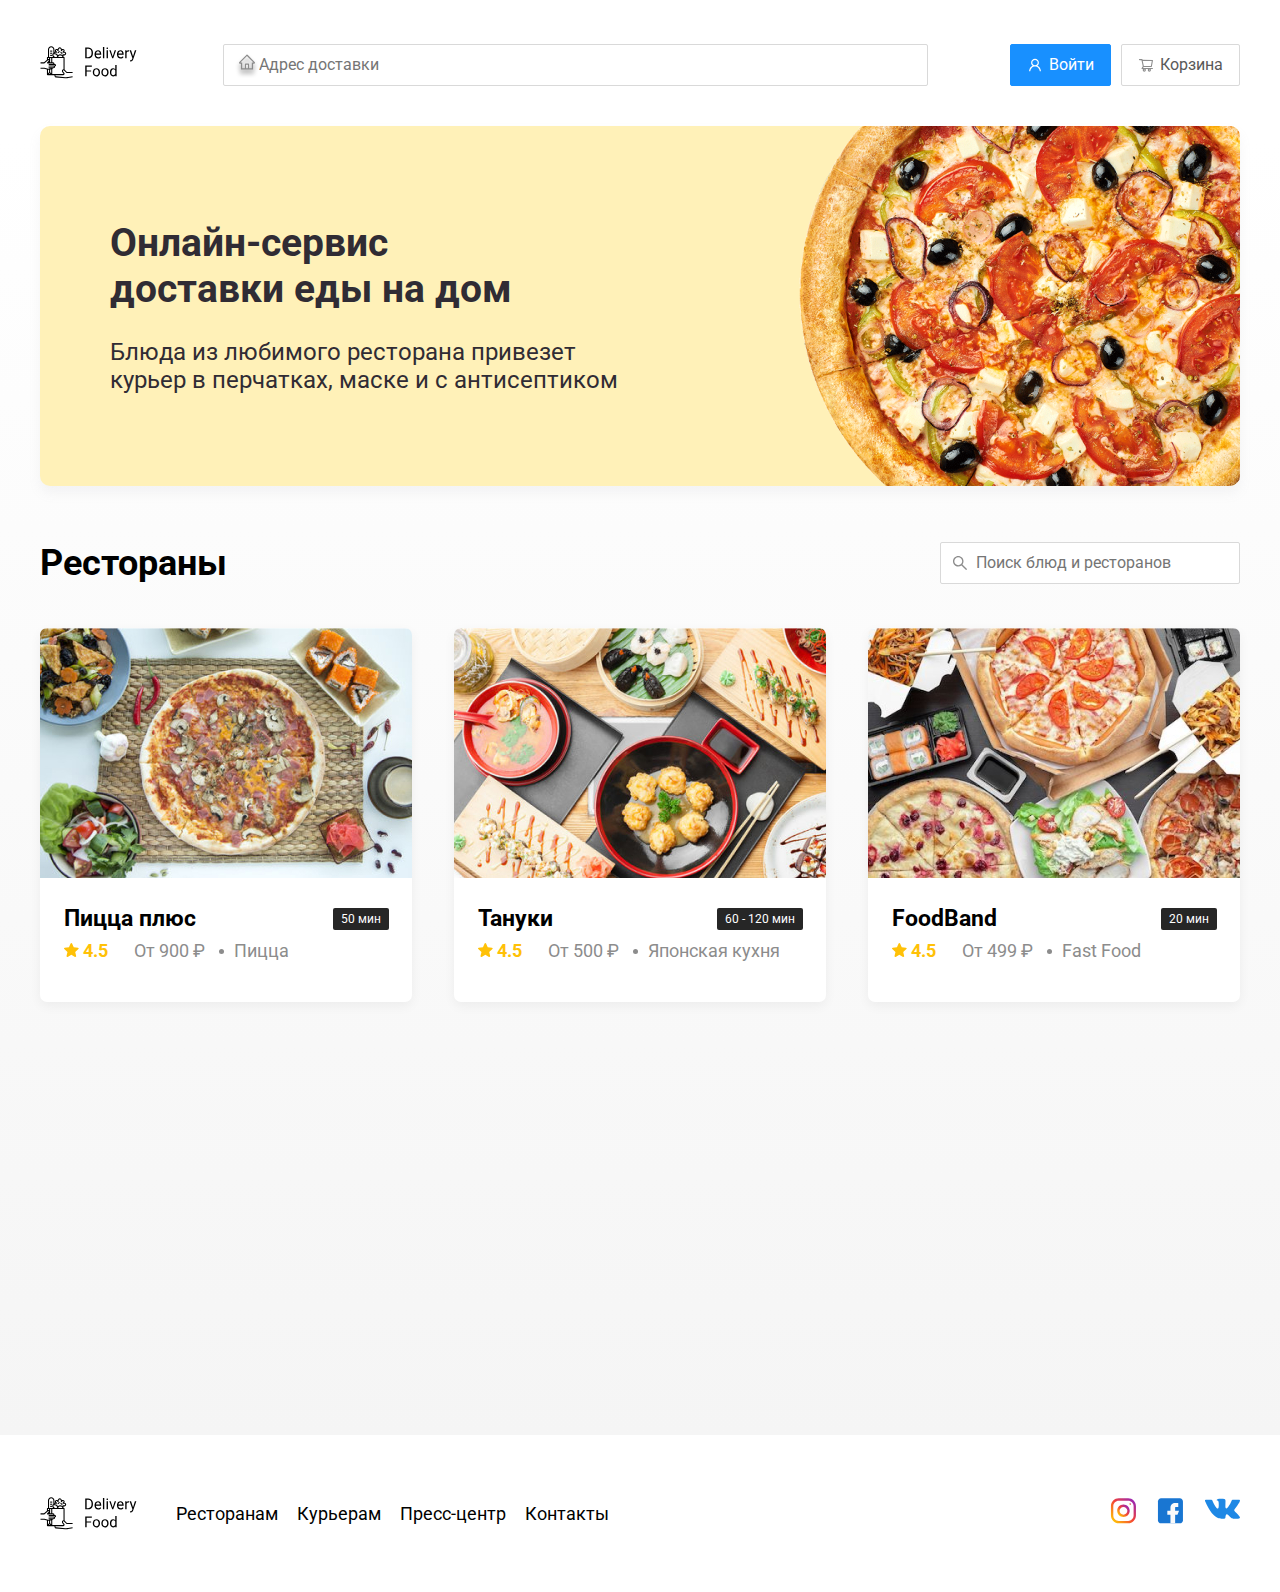
<file: index.html>
<!DOCTYPE html>
<html lang="ru">
<head>
  <meta charset="UTF-8">
  <meta name="viewport" content="width=device-width, initial-scale=1.0">
  <title>Dilivery Food - дооставка еды на дом</title>
  <link href="https://fonts.googleapis.com/css2?family=Roboto:wght@400;700&display=swap" rel="stylesheet">
  <link rel="stylesheet" href="https://cdnjs.cloudflare.com/ajax/libs/animate.css/3.4.0/animate.min.css">
  <link rel="stylesheet" href="css/normalize.css">
  <link rel="stylesheet" href="css/style.css">
  <script src="https://cdnjs.cloudflare.com/ajax/libs/wow/1.1.2/wow.min.js">
  </script>
</head>
<body>
  <div class="container">
    <!-- Шапка сайта -->
    <header class="header">
      <!-- Логотип -->
      <a href="index.html" class="logo animated bounce">
        <img src="img/logo.svg" alt="Logo">
      </a>

      <!-- Поле адрес доставки -->
      <input type="text" class="input input-address" placeholder="Адрес доставки">

      <!-- Кнопки -->
      <div class="buttons">
        <button class="button button-primary">
          <img class="button-icon" src="img/user.svg" alt="user">
          <span class="button-text">Войти</span>
        </button>
        <button class="button">
          <img class="button-icon" src="img/shopping-cart.svg" alt="shopping cart">
          <span class="button-text">Корзина</span>
        </button>
      </div>
    </header>
    <!--/шапка сайта -->
  </div>
  <!-- /.container -->

  <main class="main">
    <div class="container">
      <!-- блок промо -->
      <section class="promo">
        <h1 class="promo-title wow fadeInLeft">Онлайн-сервис <br>доставки еды на дом</h1>
        <p class="promo-text wow fadeInLeft">Блюда из любимого ресторана привезет курьер в перчатках, маске и с антисептиком</p>
        <img src="img/pizza.png" alt="pizza" class="promo-img">
      </section>
      <!-- /блок промо -->

      <!-- рестараны -->
      <section class="restaurants">
        <div class="section-heading">
          <h2 class="section-title">Рестораны</h2>
          <input type="text" class="input input-search" placeholder="Поиск блюд и ресторанов">
        </div>

        <!-- блок ресторанов -->
        <div class="cards">
          <a href="restaurant.html" class="card wow fadeInUp" data-wow-delay="0.2s">
            <img class="card-image" src="img/pizza-image.jpg" alt="Пицца плюс">
            <div class="card-text">
              <div class="card-heading">
                <h3 class="card-title">Пицца плюс</h3>
                <span class="card-tag tag">50 мин</span>
              </div>
              <!-- /.card-heading -->
              <div class="card-info">
                <div class="rating">
                  <img src="img/star.svg" alt="rating">
                  4.5
                </div>
                <div class="price">
                  От 900 ₽
                </div>
                <div class="category">
                  Пицца
                </div>
              </div>
              <!-- /.card-info -->
            </div>
            <!-- /.card-text -->
          </a>
          <!-- /.card -->

          <a href="restaurant.html" class="card wow fadeInUp" data-wow-delay="0.4s">
            <img class="card-image" src="img/tanuki-image.jpg" alt="Тануки">
            <div class="card-text">
              <div class="card-heading">
                <h3 class="card-title">Тануки</h3>
                <span class="card-tag tag">60 - 120 мин</span>
              </div>
              <!-- /.card-heading -->
              <div class="card-info">
                <div class="rating">
                  <img src="img/star.svg" alt="rating">
                  4.5
                </div>
                <div class="price">
                  От 500 ₽
                </div>
                <div class="category">
                  Японская кухня
                </div>
              </div>
              <!-- /.card-info -->
            </div>
            <!-- /.card-text -->
          </a>
          <!-- /.card -->

          <a href="restaurant.html" class="card wow fadeInUp" data-wow-delay="0.6s">
            <img class="card-image" src="img/FoodBand-image.jpg" alt="FoodBand">
            <div class="card-text">
              <div class="card-heading">
                <h3 class="card-title">FoodBand</h3>
                <span class="card-tag tag">20 мин</span>
              </div>
              <!-- /.card-heading -->
              <div class="card-info">
                <div class="rating">
                  <img src="img/star.svg" alt="rating">
                  4.5
                </div>
                <div class="price">
                  От 499 ₽
                </div>
                <div class="category">
                  Fast Food
                </div>
              </div>
              <!-- /.card-info -->
            </div>
            <!-- /.card-text -->
          </a>
          <!-- /.card -->

          <a href="restaurant.html" class="card wow fadeInUp" data-wow-delay="0.2s">
            <img class="card-image" src="img/greedy-pizza-image.jpg" alt="Жадина пицца">
            <div class="card-text">
              <div class="card-heading">
                <h3 class="card-title">Жадина пицца</h3>
                <span class="card-tag tag">25 - 35 мин</span>
              </div>
              <!-- /.card-heading -->
              <div class="card-info">
                <div class="rating">
                  <img src="img/star.svg" alt="rating">
                  4.5
                </div>
                <div class="price">
                  От 1199 ₽
                </div>
                <div class="category">
                  Пицца и роллы
                </div>
              </div>
              <!-- /.card-info -->
            </div>
            <!-- /.card-text -->
          </a>
          <!-- /.card -->

          <a href="restaurant.html" class="card wow fadeInUp" data-wow-delay="0.4s">
            <img class="card-image" src="img/food-point-image.jpg" alt="Точка еды">
            <div class="card-text">
              <div class="card-heading">
                <h3 class="card-title">Точка еды</h3>
                <span class="card-tag tag">40 мин</span>
              </div>
              <!-- /.card-heading -->
              <div class="card-info">
                <div class="rating">
                  <img src="img/star.svg" alt="rating">
                  4.5
                </div>
                <div class="price">
                  От 599 ₽
                </div>
                <div class="category">
                  Пицца, суши
                </div>
              </div>
              <!-- /.card-info -->
            </div>
            <!-- /.card-text -->
          </a>
          <!-- /.card -->

          <a href="restaurant.html" class="card wow fadeInUp" data-wow-delay="0.6s">
            <img class="card-image" src="img/PizzaBurger-image.jpg" alt="PizzaBurger">
            <div class="card-text">
              <div class="card-heading">
                <h3 class="card-title">PizzaBurger</h3>
                <span class="card-tag tag">30 мин</span>
              </div>
              <!-- /.card-heading -->
              <div class="card-info">
                <div class="rating">
                  <img src="img/star.svg" alt="rating">
                  4.5
                </div>
                <div class="price">
                  От 550 ₽
                </div>
                <div class="category">
                  Пицца
                </div>
              </div>
              <!-- /.card-info -->
            </div>
            <!-- /.card-text -->
          </a>
          <!-- /.card -->
        </div>
        <!-- /.cards -->
      </section>
      <!-- /рестараны -->
    </div>
    <!-- /.container -->
  </main>

  <footer class="footer">
    <div class="container">
      <div class="footer-block">
        <img class="logo footer-logo" src="img/logo.svg" alt="logo">
        <nav class="footer-nav">
          <a href="#" class="footer-link">Ресторанам</a>
          <a href="#" class="footer-link">Курьерам</a>
          <a href="#" class="footer-link">Пресс-центр</a>
          <a href="#" class="footer-link">Контакты</a>
        </nav>
        <div class="social-links">
          <a href="#" class="social-link"><img src="img/instagram.svg" alt="instagram"></a>
          <a href="#" class="social-link"><img src="img/fb.svg" alt="facebook"></a>
          <a href="#" class="social-link"><img src="img/vk.svg" alt="vk"></a>
        </div>
      </div>
    </div>
    <!-- /.container -->
      <script>
        new WOW().init();
      </script>
      <script src="js/wow.min.js"></script>
      <script src="js/main.js"></script>

      
  </footer>
</body>
</html>
</file>
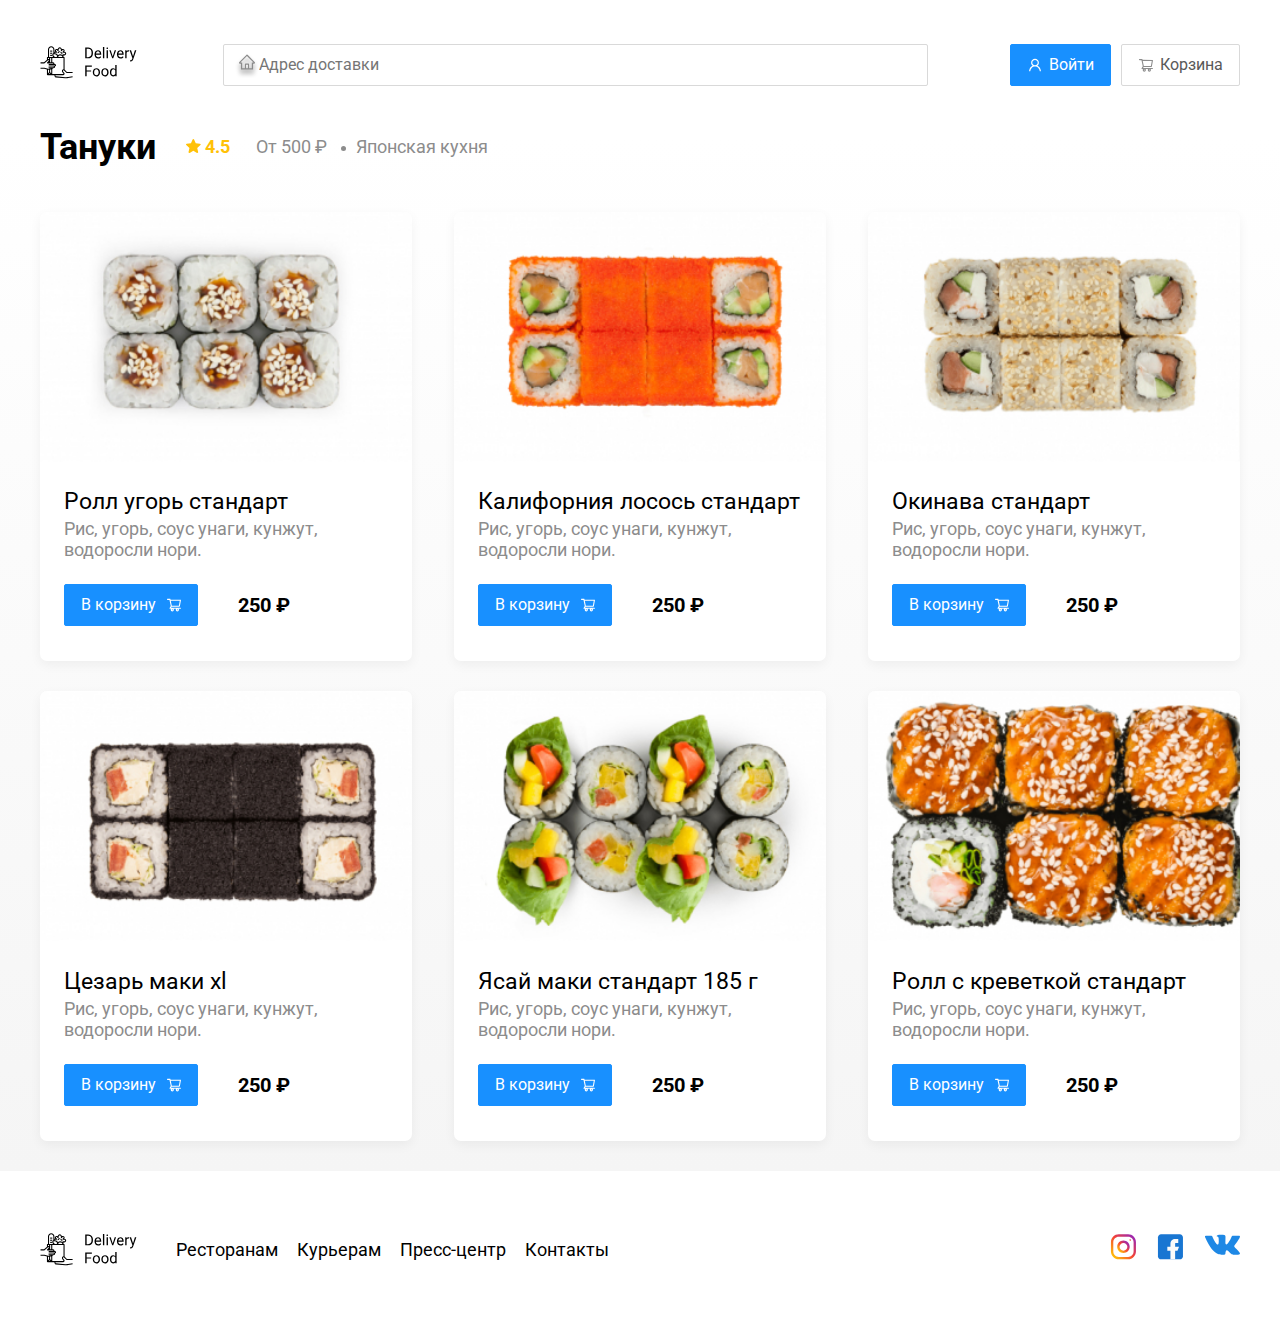
<file: restaurant.html>
<!DOCTYPE html>
<html lang="ru">
<head>
  <meta charset="UTF-8">
  <meta name="viewport" content="width=device-width, initial-scale=1.0">
  <title>Тануки - дооставка еды на дом</title>
  <link href="https://fonts.googleapis.com/css2?family=Roboto:wght@400;700&display=swap" rel="stylesheet">
  <link rel="stylesheet" href="css/normalize.css">
  <link rel="stylesheet" href="css/animate.css">
  <link rel="stylesheet" href="css/style.css">
</head>

<body>
  <div class="container">
    <!-- Шапка сайта -->
    <header class="header">
      <!-- Логотип -->
      <a href="index.html" class="logo">
        <img src="img/logo.svg" alt="Logo">
      </a>
      <!-- Поле адрес доставки -->
      <input type="text" class="input input-address" placeholder="Адрес доставки">

      <!-- Кнопки -->
      <div class="buttons">
        <button class="button button-primary">
          <img class="button-icon" src="img/user.svg" alt="user">
          <span class="button-text">Войти</span>
        </button>
        <button class="button" id="cart-button">
          <img class="button-icon" src="img/shopping-cart.svg" alt="shopping cart">
          <span class="button-text">Корзина</span>
        </button>
      </div>
    </header>
    <!--/шапка сайта -->
  </div>
  <!-- /.container -->

  <main class="main">
    <div class="container">


      <!-- рестараны -->
      <section class="restaurants">
        <div class="section-heading">
          <h2 class="section-title">Тануки</h2>
           <div class="card-info">
            <div class="rating">
              <img src="img/star.svg" alt="rating">
              4.5
            </div>
            <div class="price">
              От 500 ₽
            </div>
            <div class="category">
              Японская кухня
            </div>
          </div>
          <!-- /.card-info -->
        </div>

        <!-- блок ресторанов -->
        <div class="cards">
          <div class="card wow fadeInUp" data-wow-delay="0.2s">
            <img class="card-image" src="img/Tanuki/roll_eel_standard.jpg" alt="Ролл угорь стандарт">
            <div class="card-text">
              <div class="card-heading">
                <h3 class="card-title card-title-reg">Ролл угорь стандарт</h3>
              </div>
              <!-- /.card-heading -->
              <div class="card-info">
                <div class="ingredients">
                  Рис, угорь, соус унаги, кунжут, водоросли нори.
                </div>
              </div>
              <!-- /.card-info -->
              <div class="card-buttons">
                <button class="button button-primary">
                  <span class="button-card-text">В корзину</span>
                  <img class="button-card-image" src="img/shopping-cart-white.svg" alt="shopping-cart">
                </button>
                <strong class="card-price-bold">250 ₽</strong>
              </div>
            </div>
            <!-- /.card-text -->
          </div>
          <!-- /.card -->

          <div class="card wow fadeInUp" data-wow-delay="0.4s">
            <img class="card-image" src="img/Tanuki/california_salmon_standard.jpg" alt="Калифорния лосось стандарт">
            <div class="card-text">
              <div class="card-heading">
                <h3 class="card-title card-title-reg">Калифорния лосось стандарт</h3>
              </div>
              <!-- /.card-heading -->
              <div class="card-info">
                <div class="ingredients">
                  Рис, угорь, соус унаги, кунжут, водоросли нори.
                </div>
              </div>
              <!-- /.card-info -->
              <div class="card-buttons">
                <button class="button button-primary">
                  <span class="button-card-text">В корзину</span>
                  <img class="button-card-image" src="img/shopping-cart-white.svg" alt="shopping-cart">
                </button>
                <strong class="card-price-bold">250 ₽</strong>
              </div>
            </div>
            <!-- /.card-text -->
          </div>
          <!-- /.card -->

          <div class="card wow fadeInUp" data-wow-delay="0.6s">
            <img class="card-image" src="img/Tanuki/okinawa_standard.jpg" alt="Окинава стандарт">
            <div class="card-text">
              <div class="card-heading">
                <h3 class="card-title card-title-reg">Окинава стандарт</h3>
              </div>
              <!-- /.card-heading -->
              <div class="card-info">
                <div class="ingredients">
                  Рис, угорь, соус унаги, кунжут, водоросли нори.
                </div>
              </div>
              <!-- /.card-info -->
              <div class="card-buttons">
                <button class="button button-primary">
                  <span class="button-card-text">В корзину</span>
                  <img class="button-card-image" src="img/shopping-cart-white.svg" alt="shopping-cart">
                </button>
                <strong class="card-price-bold">250 ₽</strong>
              </div>
            </div>
            <!-- /.card-text -->
          </div>
          <!-- /.card -->

          <div class="card wow fadeInUp" data-wow-delay="0.2s">
            <img class="card-image" src="img/Tanuki/caesar_maki_XL.jpg" alt="Цезарь маки хl">
            <div class="card-text">
              <div class="card-heading">
                <h3 class="card-title card-title-reg">Цезарь маки хl</h3>
              </div>
              <!-- /.card-heading -->
              <div class="card-info">
                <div class="ingredients">
                  Рис, угорь, соус унаги, кунжут, водоросли нори.
                </div>
              </div>
              <!-- /.card-info -->
              <div class="card-buttons">
                <button class="button button-primary">
                  <span class="button-card-text">В корзину</span>
                  <img class="button-card-image" src="img/shopping-cart-white.svg" alt="shopping-cart">
                </button>
                <strong class="card-price-bold">250 ₽</strong>
              </div>
            </div>
            <!-- /.card-text -->
          </div>
          <!-- /.card -->

          <div class="card wow fadeInUp" data-wow-delay="0.4s">
            <img class="card-image" src="img/Tanuki/yasai_maki_standard_185_g.jpg" alt="Ясай маки стандарт 185 г">
            <div class="card-text">
              <div class="card-heading">
                <h3 class="card-title card-title-reg">Ясай маки стандарт 185 г</h3>
              </div>
              <!-- /.card-heading -->
              <div class="card-info">
                <div class="ingredients">
                  Рис, угорь, соус унаги, кунжут, водоросли нори.
                </div>
              </div>
              <!-- /.card-info -->
              <div class="card-buttons">
                <button class="button button-primary">
                  <span class="button-card-text">В корзину</span>
                  <img class="button-card-image" src="img/shopping-cart-white.svg" alt="shopping-cart">
                </button>
                <strong class="card-price-bold">250 ₽</strong>
              </div>
            </div>
            <!-- /.card-text -->
          </div>
          <!-- /.card -->

          <div class="card wow fadeInUp" data-wow-delay="0.6s">
            <img class="card-image" src="img/Tanuki/shrimp_roll_standard.jpg" alt="Ролл с креветкой стандарт">
            <div class="card-text">
              <div class="card-heading">
                <h3 class="card-title card-title-reg">Ролл с креветкой стандарт</h3>
              </div>
              <!-- /.card-heading -->
              <div class="card-info">
                <div class="ingredients">
                  Рис, угорь, соус унаги, кунжут, водоросли нори.
                </div>
              </div>
              <!-- /.card-info -->
              <div class="card-buttons">
                <button class="button button-primary">
                  <span class="button-card-text">В корзину</span>
                  <img class="button-card-image" src="img/shopping-cart-white.svg" alt="shopping-cart">
                </button>
                <strong class="card-price-bold">250 ₽</strong>
              </div>
            </div>
            <!-- /.card-text -->
          </div>
          <!-- /.card -->
        </div>
        <!-- /.cards -->
      </section>
      <!-- /рестараны -->
    </div>
    <!-- /.container -->
  </main>

  <footer class="footer">
    <div class="container">
      <div class="footer-block">
        <img class="logo footer-logo" src="img/logo.svg" alt="logo">
        <nav class="footer-nav">
          <a href="#" class="footer-link">Ресторанам</a>
          <a href="#" class="footer-link">Курьерам</a>
          <a href="#" class="footer-link">Пресс-центр</a>
          <a href="#" class="footer-link">Контакты</a>
        </nav>
        <div class="social-links">
          <a href="#" class="social-link"><img src="img/instagram.svg" alt="instagram"></a>
          <a href="#" class="social-link"><img src="img/fb.svg" alt="facebook"></a>
          <a href="#" class="social-link"><img src="img/vk.svg" alt="vk"></a>
        </div>
      </div>
    </div>
    <!-- /.container -->
  </footer>

  <!-- Модальное окно -->
  <div class="modal">
    <div class="modal-dialog">
      <div class="modal-header">
        <h3 class="modal-title">
          Корзина
        </h3>
        <button class="close">&times;</button>
      </div>
      <!-- /.modal-header -->
      <div class="modal-body">
        <div class="food-row">

          <span class="food-name">Ролл угорь стандарт</span>
          <strong class="food-price">250 ₽</strong> 
          <div class="food-counter">
            <button class="counter-button">-</button>
            <span class="counter">1</span>
            <button class="counter-button">+</button>
          </div>

        </div>
        <!-- /.food-row -->
        <div class="food-row">

          <span class="food-name">Ролл угорь стандарт</span>
          <strong class="food-price">250 ₽</strong> 
          <div class="food-counter">
            <button class="counter-button">-</button>
            <span class="counter">1</span>
            <button class="counter-button">+</button>
          </div>

        </div>
        <!-- /.food-row -->
        <div class="food-row">

          <span class="food-name">Ролл угорь стандарт</span>
          <strong class="food-price">250 ₽</strong> 
          <div class="food-counter">
            <button class="counter-button">-</button>
            <span class="counter">1</span>
            <button class="counter-button">+</button>
          </div>

        </div>
        <!-- /.food-row -->
        <div class="food-row">

          <span class="food-name">Ролл угорь стандарт</span>
          <strong class="food-price">250 ₽</strong> 
          <div class="food-counter">
            <button class="counter-button">-</button>
            <span class="counter">1</span>
            <button class="counter-button">+</button>
          </div>

        </div>
        <!-- /.food-row -->
        <div class="food-row">

          <span class="food-name">Ролл угорь стандарт</span>
          <strong class="food-price">250 ₽</strong> 
          <div class="food-counter">
            <button class="counter-button">-</button>
            <span class="counter">1</span>
            <button class="counter-button">+</button>
          </div>

        </div>
        <!-- /.food-row -->
        <div class="food-row">

          <span class="food-name">Ролл угорь стандарт</span>
          <strong class="food-price">250 ₽</strong> 
          <div class="food-counter">
            <button class="counter-button">-</button>
            <span class="counter">1</span>
            <button class="counter-button">+</button>
          </div>

        </div>
        <!-- /.food-row -->
      </div>
      <!-- /.modal-body -->
      <div class="modal-footer">
        <span class="modal-pricetag">1250 ₽</span>
        <div class="footer-buttons">
          <button class="button button-primary">Оформить заказ</button>
          <button class="button">Отмена</button>
        </div>
      </div>
      <!-- /.modal-footer -->
    </div>
  </div>

  <script src="js/wow.min.js"></script>
  <script src="js/main.js"></script>
 

</body>
</html>
</file>
<file: css/style.css>
* {
  box-sizing: border-box;
}
body {
  font-family: 'Roboto',  sans-serif;
  padding-top: 44px;
}

/* Шапка */
.container {
  max-width: 1200px;
  margin: auto;
}
a {
  color: #000 !important;
  text-decoration: none;
}
.header {
  display: flex;
  align-items: center;
  justify-content: space-between;
  margin-bottom: 40px;
}
/* Стилизация стоки ввода "Найти адрес" */
.input {
  background: #FFFFFF;
  border: 1px solid #D9D9D9;
  border-radius: 2px;
  font-size: 16px;
  line-height: 24px;
  padding: 8px;
  padding-left: 35px;
  background-repeat: no-repeat;
  background-position: left 11px center;
}
.input-address {
  /* height: 40px; */
  flex: 0.8;
  background-image: url(../img/home.svg);
}
/* Конец  стилизация строки ввода "Найти адрес" */

/* Стилизация кнопок */
.buttons {
  display: flex;
  align-items: center;
}
.button {
  display: flex;
  align-items: center;
  padding: 8px 16px;
  background: #FFFFFF;
  border: 1px solid #D9D9D9;
  box-sizing: border-box;
  box-shadow: 0px 0px 2px rgba(0, 0, 0, 0.0015);
  border-radius: 2px;
  color: #595959;
  font-size: 16px;
  line-height: 24px
}
.button-primary {
  background: #1890FF;
  border: 1px solid #1890FF;
  color: #fff;
  margin-right: 10px;
}
.button-icon {
  margin-right: 6px;
}
.button-card-text {
  margin-right: 10px;
}
/* конец шапки */

/* контент */
/* блок промо */
.promo {
  box-shadow: 0px 7px 12px rgba(158, 158, 163, 0.1);
  background: #fff1b8;
  /* background: #fff1b8 url(../img/pizza.png) no-repeat top -100px right -247px / 924px; */
  border-radius: 10px;
  padding: 68px 70px;
  margin-bottom: 56px;
  
  position: relative;
  overflow: hidden;
}
.promo-img {
  position: absolute;
  top: -100px;
  right: -220px;
  width: 800px;
  display: flex;
  justify-content: space-between;
  align-items: center;
  /* position: fixed; */



  -webkit-animation-name: rotation;
  -webkit-animation-duration: 20s;
  -webkit-animation-iteration-count: infinite;
  -webkit-animation-timing-function: linear;
  -moz-animation-name: rotation;
  -moz-animation-duration: 20s;
  -moz-animation-iteration-count: infinite;
  -moz-animation-timing-function: linear;
  -o-animation-name: rotation;
  -o-animation-duration: 20s;
  -o-animation-iteration-count: infinite;
  -o-animation-timing-function: linear;
  animation-name: rotation;
  animation-duration: 20s;
  animation-iteration-count: infinite;
  animation-timing-function: linear;
}

@-webkit-keyframes rotation {
  0% {
    -webkit-transform: rotate(0deg);
    -moz-transform: rotate(0deg);
    -o-transform: rotate(0deg);
    transform: rotate(0deg);
  }

  100% {
    -webkit-transform: rotate(360deg);
    -moz-transform: rotate(360deg);
    -o-transform: rotate(360deg);
    transform: rotate(360deg);
  }
}
.promo-title {
  font-size: normal;
  font-weight: bold;
  font-size: 39px;
  line-height: 46px;
  color: #302C34;
}
.promo-text {
  font-size: normal;
  font-weight: normal;
  font-size: 24px;
  line-height: 28px;
  color: #302C34;
  max-width: 538px;
}
/* конец блока промо */

/* контент */
.main {
  background: linear-gradient(180deg, rgba(245, 245, 245, 0) 1.04%, #F5F5F5 100%);
}
.section-title {
  font-style: normal;
  font-weight: bold;
  font-size: 36px;
  line-height: 42px;
  margin: 0;
  margin-right: 30px;
  color: #000000;
}
.input-search {
  width: 300px;
  background-image: url(../img/search.svg);
  margin-left: auto;
}
.section-heading {
  display: flex;
  align-items: center;
  margin-bottom: 44px;
}
.cards {
  display: flex;
  flex-wrap: wrap;
  justify-content: space-between;
  align-items: flex-start;
}
.card {
  background: #FFFFFF;
  box-shadow: 0px 4px 12px rgba(0, 0, 0, 0.05);
  border-radius: 7px;
  overflow: hidden;
  margin-bottom: 30px;
  flex-basis: 31%;
  text-decoration: none;
}
.card-image {
  width: 384px;
  height: 250px;
  object-fit: cover;
  /* object-fit: cover; - для того чтобы заказчик мог любую картинку подставлять, а она сама высчитывалась */
}
.card-text {
  padding: 20px 23px 35px 24px; 
}
.card-heading {
  display: flex;
  align-items: center; /* относительно друг друга */
  justify-content: space-between;  /*относительно друг друга по ширине */
}
.card-title {
  font-style: normal;
  font-weight: bold;
  font-size: 23px;
  line-height: 32px;
  margin: 0;
}
.card-title-reg {
  font-weight: 400;
}
.card-tag {
  font-style: normal;
  font-weight: normal;
  font-size: 12px;
  line-height: 20px;
  color: #ffffff;
  background: #262626;
  border-radius: 2px;
  padding: 1px 8px;
}
.card-info {
  display: flex;
  align-items: center;
  flex-wrap: wrap;
  
}
.card-buttons {
  display: flex;
  align-items: center;
  margin-top: 24px;
}
.card-price-bold {
  font-weight: bold;
  font-size: 20px;
  line-height: 32px;
  margin-left: 30px;
}
.rating {
  margin-right: 26px;
  color: #ffc107;
  font-weight: bold;
  font-size: 18px;
  line-height: 32px;
}
.price, 
.category {
  color: #8C8C8C;
  font-size: 18px;
  line-height: 32px;
}
.price {
  margin-right: 10px;
}
.ingredients {
  color: #8C8C8C;
  font-size: 18px;
  line-height: 21px;
}
.category {
  text-overflow: ellipsis;
  overflow: hidden;
  white-space: nowrap; 
  max-width: 150px;
}
.price:after {
  content: "";
  width: 5px;
  height: 5px;
  background-color: #8C8C8C;
  display: inline-block;
  vertical-align: middle;
  border-radius: 50%;
  margin-left: 10px;
}
/* /контент */

/* подвал */
.footer {
  padding: 60px 0;
}
.footer-block {
  display: flex;
  align-items: center;
  justify-content: space-between;
}
.footer-nav {
  margin-left: 35px;
  margin-right: auto;
}
.footer-link {
  display: inline-block;
  color: #595959;
  font-style: normal;
  font-weight: normal;
  font-size: 18px;
  line-height: 21px;
  text-decoration: none;
}
.footer-link:not(:last-child) /*стили применяются кроме последнего элимента*/{
  margin-right: 15px;
}
.social-links {
  display: flex;
  align-self: center;
}
.social-link:not(:last-child) {
  margin-right: 21px;
}

.modal {
  position: fixed;
  left: 0;
  top: 0;
  width: 100%;
  height: 100%;
  background: rgba (0, 0, 0, 0.4);
  display: none;  
}
.is-open {
  display: flex;
}
.modal-dialog {
  max-width: 780px;
  width: 95%;
  background: #FFFFFF;
  border-radius: 5px;
  margin: auto;
  padding: 40px 45px;
}
.modal-header {
  display: flex;
  align-items: center;
  justify-content: space-between;
  margin-bottom: 45px;
}
.close {
  font-size: 36px;
  border: none;
  background-color: transparent; /* прозрачный фон */
}
.modal-body {
  margin-bottom: 52px;
}
.food-row {
  display: flex;
  align-items: flex-start;
  justify-content: space-between;
  padding-bottom: 8px;
  border-bottom: 1px solid #d9d9d9;
  margin-bottom: 15px;
}
.food-name {
  font-weight: normal;
  font-size: 18px;
  line-height: 32px;
}
.food-price {
  margin-left: auto;
  margin-right: 47px;
  font-weight: bold;
  font-size: 20px;
  line-height: 32px;
}
.food-counter {
  display: flex;
  align-items: center;
}
.counter-button {
  display: flex;
  align-items: center;
  justify-content: center;
  width: 39px;
  height: 32px;
  background: #FFFFFF;
  border: 1px solid #40A9FF;
  box-sizing: border-box;
  border-radius: 2px;
  font-weight: normal;
  font-size: 14px;
  line-height: 22px;
  color: #40A9FF;
}
.modal-title {
  margin: 0;
  font-weight: bold;
  font-size: 36px;
  line-height: 42px;
}
.counter {
  font-size: 16px;
  line-height: 24px;
  margin-left: 10px;
  margin-right: 10px;
}
.modal-footer {
  display: flex;
  align-items: center;
  justify-content: space-between;
}
.footer-buttons {
  display: flex;
  align-items: center;
}
.modal-pricetag {
  background: #262626;
  border-radius: 5px;
  color: #ffffff;
  padding: 15px 20px;
  font-size: 20px;
  line-height: 23px;
}
@media (max-width: 1200px) {
  .container {
    max-width: 960px;
  }
  .promo {
    background-position: center right -300px;
    background-size: 750px;
  }
  .rating {
    margin-right: 15px;
  }
  .category, 
  .price {
    font-size: 14px;
  }
}

@media (max-width:992px) {
  .container {
    max-width: 750px;
  }
  .promo {
    padding: 50px;
    box-sizing: 500px;
    background-position: center right -200px;
  }
  .promo-text {
    font-size: 18px;
    max-width: 400px;
  }
  .card {
    flex-basis: 49%;
  }
  .footer-link {
    font-size: 16px;
  }
}
@media (max-width: 768px) {
  .container {
    max-width: 560px;
  }
  .promo {
    background-size: 400px;
    background-position: bottom 50px right -200px;
  }
  .promo-title {
    font-size: 24px;
    line-height: 1.4;
  }
  .promo-text {
    margin-top: 0;
  }
  .card-title {
    font-size: 18px;
  }
  .card-info {
    flex-wrap: wrap;
  }
  .card .rating {
    flex-basis: 100%;
  }
}
@media (max-width: 578px) {
  .container {
    width: 90%;
  }
  .header {
    flex-wrap: wrap;
  }
  .input-address {
    margin-top: 15px;
    order: 5;
    flex: 1;
  }
  .promo {
    background-image: none;
  }
  .promo-title {
    margin-bottom: 10px;
  }
  .section-title {
    font-size: 20px;
  }
  .card {
    flex-basis: 100%;
  }
  .card-image {
    width: 100%;
  }
  .footer {
    padding: 30px 0;
  }
  .footer-block {
    align-items: flex-start;
  }
  .footer-nav {
    margin-left: 0;
    margin-right: 0;
    order: 0;
    display: flex;
    flex-direction: column;
  }
  .footer-logo {
    margin-right: 15px;
    order: 1;
  }
  .social-links {
    order: 2;
  }
}
@media (max-width: 480px) {
  .button-text {
    display: none;
  }
  .button-icon {
    margin: 0;
  }
  .button {
    min-height: 40px;
  }
  .promo {
    padding: 20px;
  }
  .section-heading {
    flex-wrap: wrap;
  }
  .footer-block {
    flex-wrap: wrap;
    flex-direction: column;
    align-items: center;
  }
  .footer-logo {
    order: 0;
    margin-bottom: 20px;
  }
  .footer-nav {
    margin-bottom: 20px;
    text-align: center;
  }
  .footer-link:not(:last-child) {
    margin-right: 0;
  }
}
</file>
